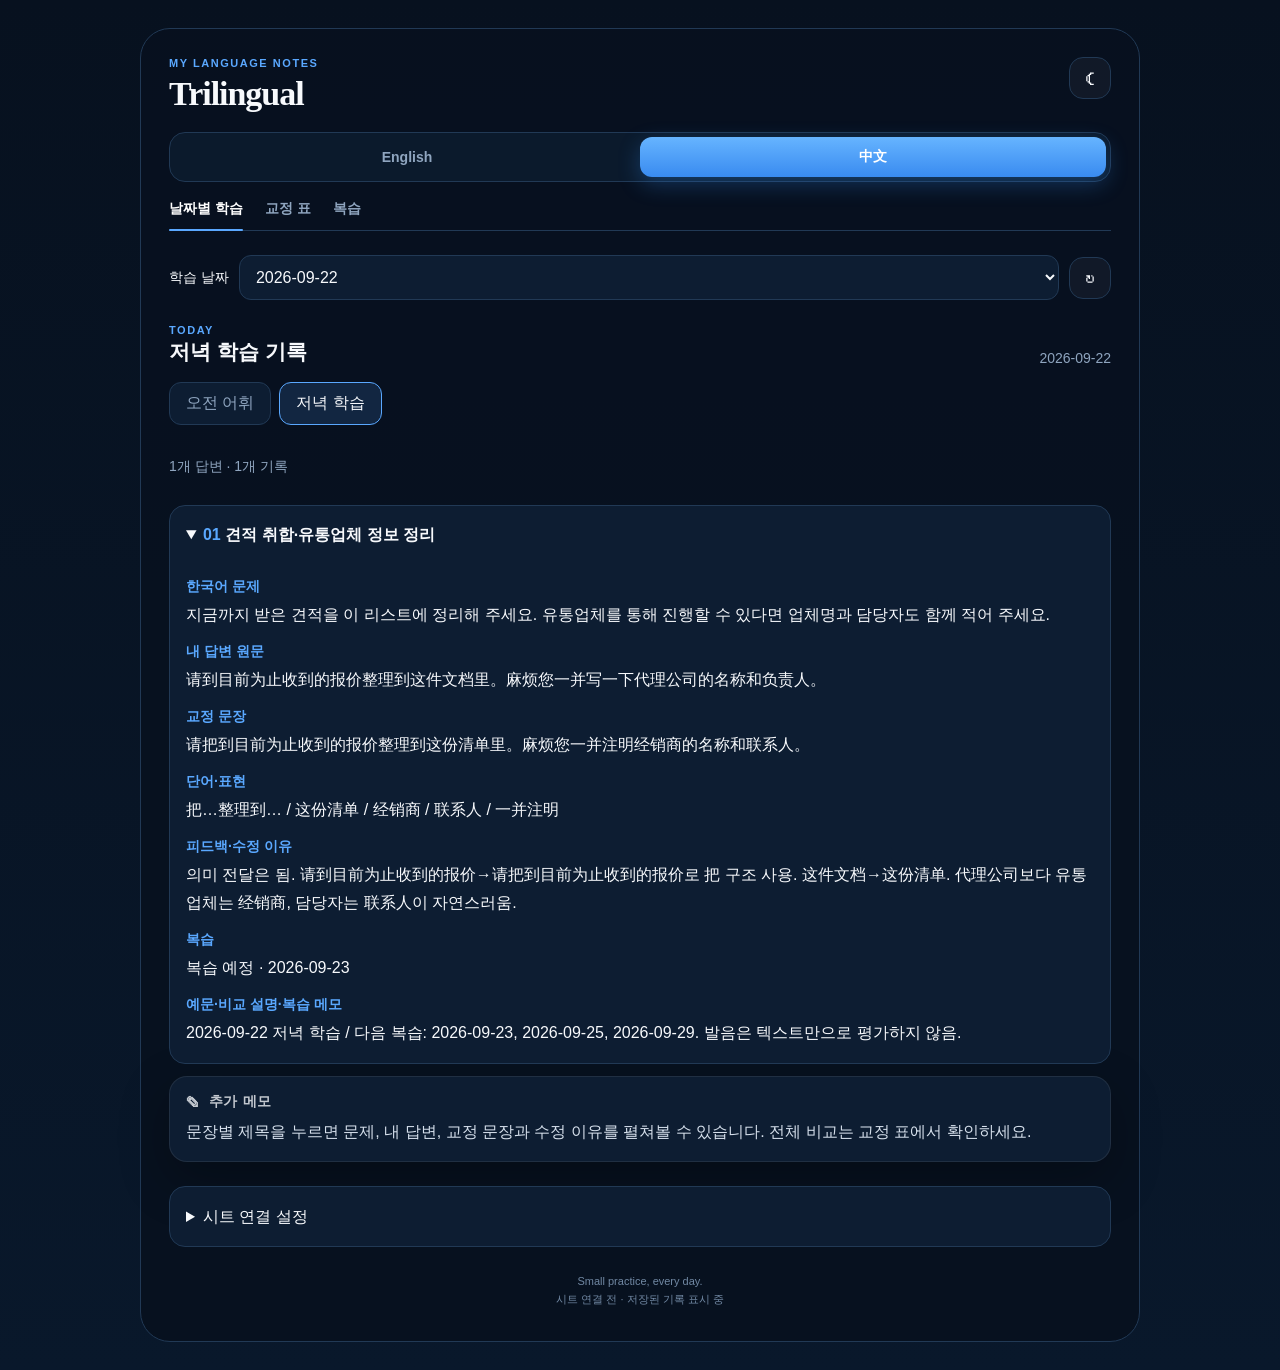
<file: index.html>
<!doctype html>
<html lang="ko">
<head>
  <meta charset="utf-8" />
  <meta name="viewport" content="width=device-width,initial-scale=1,viewport-fit=cover" />
  <meta name="theme-color" content="#07162d" />
  <meta name="apple-mobile-web-app-capable" content="yes" />
  <meta name="apple-mobile-web-app-status-bar-style" content="black-translucent" />
  <meta name="apple-mobile-web-app-title" content="Trilingual" />
  <title>Trilingual</title>
  <link rel="manifest" href="manifest.webmanifest" />
  <link rel="icon" href="icon.svg" type="image/svg+xml" />
  <link rel="apple-touch-icon" href="icon.svg" />
  <link rel="stylesheet" href="styles.css?v=20260918-feedback" />
</head>
<body>
  <main class="app-shell">
    <header class="topbar">
      <div>
        <p class="eyebrow">MY LANGUAGE NOTES</p>
        <h1>Trilingual</h1>
      </div>
      <button class="icon-button" id="themeBtn" aria-label="테마 전환">☾</button>
    </header>

    <section class="language-switch" aria-label="언어 선택">
      <button class="lang-btn active" data-lang="english">English</button>
      <button class="lang-btn" data-lang="chinese">中文</button>
    </section>

    <nav class="section-tabs" aria-label="학습 메뉴">
      <button class="section-tab active" data-section="today">날짜별 학습</button>
      <button class="section-tab" data-section="notes">교정 표</button>
      <button class="section-tab" data-section="review">복습</button>
    </nav>

    <div class="date-controls"><label for="studyDate">학습 날짜</label><select id="studyDate"></select><button id="refreshBtn" class="icon-button" aria-label="최신 저장 내용 불러오기">↻</button></div>
    <section id="today" class="panel active-panel">
      <div class="section-heading">
        <div>
          <span class="section-kicker">TODAY</span>
          <h2 id="todayTitle">날짜별 학습</h2>
        </div>
        <time id="todayDate">2026.09.10</time>
      </div>
      <div class="session-switch" aria-label="학습 구분"><button data-session="morning">오전 어휘</button><button data-session="evening" class="active">저녁 학습</button></div><div id="lessonCards" class="card-stack"></div>
      <article class="memo-card">
        <div class="card-label"><span>✎</span> 추가 메모</div>
        <p id="memoText"></p>
      </article>
    </section>

    <section id="notes" class="panel">
      <div class="section-heading"><div><span class="section-kicker">NOTES</span><h2>발화·교정 전체 표</h2></div></div>
      <div id="notesList" class="notes-list"></div>
    </section>

    <section id="review" class="panel">
      <div class="section-heading"><div><span class="section-kicker">REVIEW</span><h2>복습 큐</h2></div></div>
      <div id="reviewList" class="review-list"></div>
    </section>

    <button id="installBtn" class="install-button" hidden>홈 화면에 앱으로 설치</button>
    <details class="connection-settings"><summary>시트 연결 설정</summary>
      <p>한 번 연결하면 화면을 보는 동안 20초마다 수정 내용을 확인합니다.</p>
      <a href="connect.html">처음 연결하기 · 설정 안내</a>
      <form id="sheetConnection">
        <label for="sheetEndpoint">Google 웹 앱 주소</label><input id="sheetEndpoint" type="url" placeholder="https://script.google.com/macros/s/…/exec" required autocomplete="off">
        <label for="sheetKey">개인 연결 키</label><input id="sheetKey" type="password" autocomplete="off" placeholder="처음 연결할 때 입력">
        <button type="submit">저장하고 연결</button><button type="button" id="disconnectSheet">연결 해제</button>
      </form><p id="connectionMessage" role="status"></p>
    </details>
    <footer>
      <span>Small practice, every day.</span>
      <span id="syncStatus">저장된 학습 기록</span>
    </footer>
  </main>
  <script src="data.js?v=20260918-feedback"></script>
  <script src="app.js?v=20260918-feedback"></script>
  <script src="sync.js?v=20260918-feedback"></script>
</body>
</html>
</file>
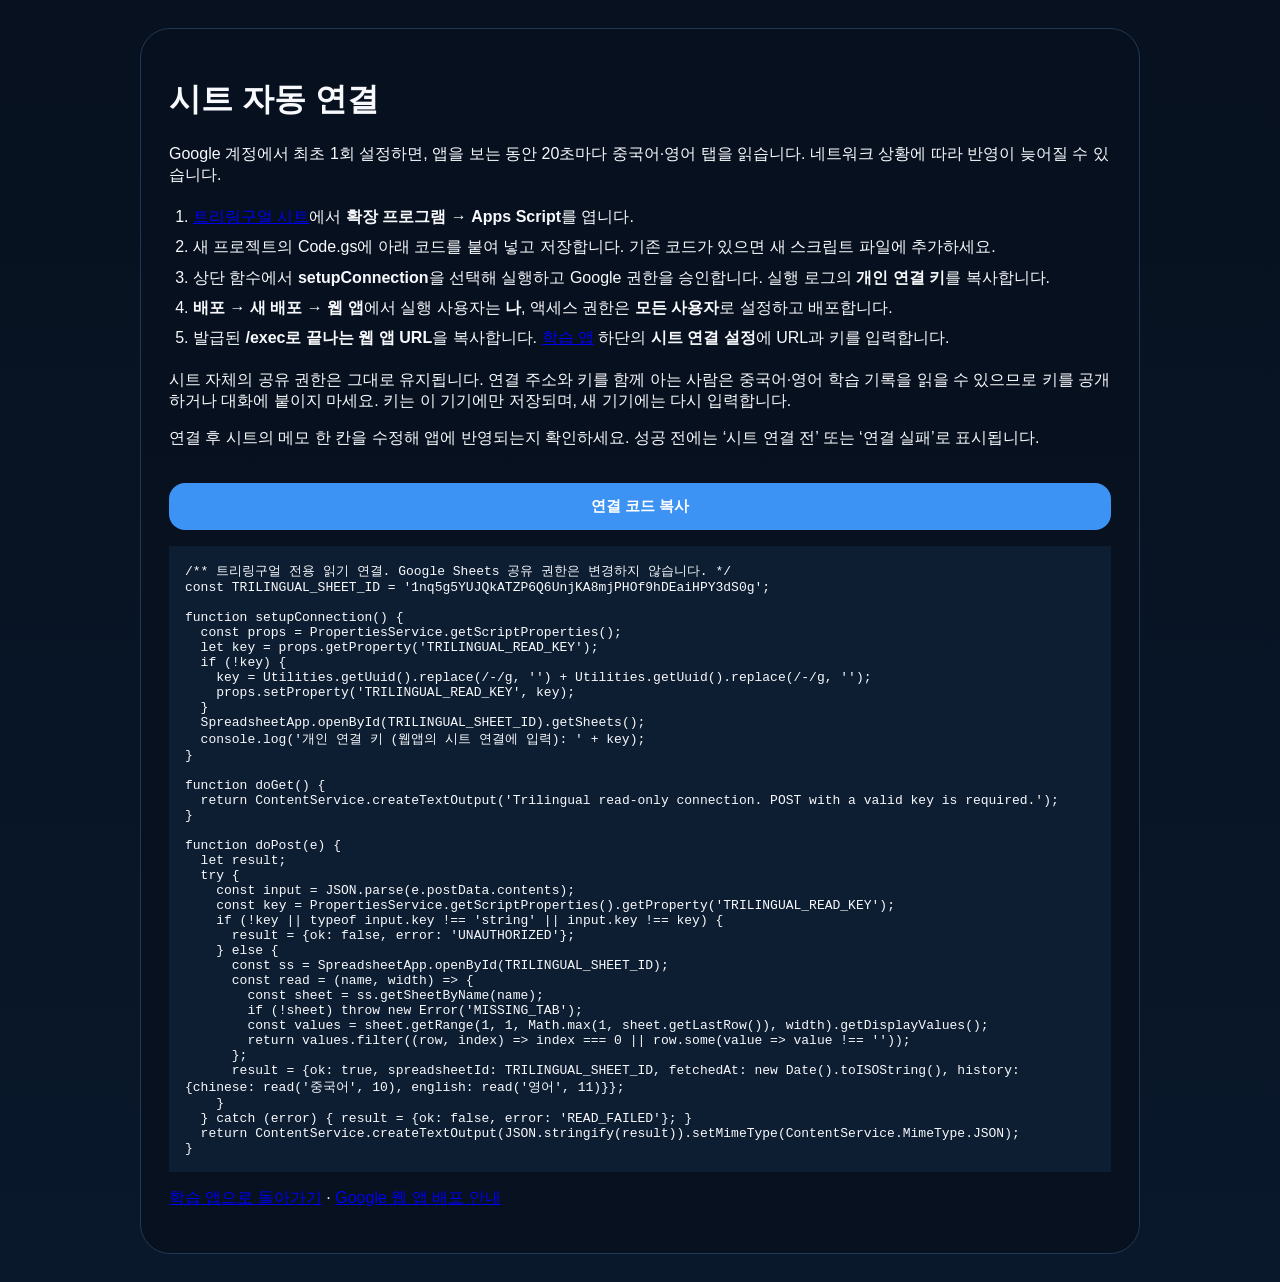
<file: connect.html>
<!doctype html><html lang="ko"><meta charset="utf-8"><meta name="viewport" content="width=device-width,initial-scale=1"><meta name="referrer" content="no-referrer"><title>트리링구얼 시트 연결</title><link rel="stylesheet" href="styles.css?v=20260911-sync5"><main class="app-shell"><h1>시트 자동 연결</h1><p>Google 계정에서 최초 1회 설정하면, 앱을 보는 동안 20초마다 중국어·영어 탭을 읽습니다. 네트워크 상황에 따라 반영이 늦어질 수 있습니다.</p><ol style="line-height:1.9;padding-left:24px"><li><a href="https://docs.google.com/spreadsheets/d/1nq5g5YUJQkATZP6Q6UnjKA8mjPHOf9hDEaiHPY3dS0g/edit">트리링구얼 시트</a>에서 <b>확장 프로그램 → Apps Script</b>를 엽니다.</li><li>새 프로젝트의 Code.gs에 아래 코드를 붙여 넣고 저장합니다. 기존 코드가 있으면 새 스크립트 파일에 추가하세요.</li><li>상단 함수에서 <b>setupConnection</b>을 선택해 실행하고 Google 권한을 승인합니다. 실행 로그의 <b>개인 연결 키</b>를 복사합니다.</li><li><b>배포 → 새 배포 → 웹 앱</b>에서 실행 사용자는 <b>나</b>, 액세스 권한은 <b>모든 사용자</b>로 설정하고 배포합니다.</li><li>발급된 <b>/exec로 끝나는 웹 앱 URL</b>을 복사합니다. <a href="./?v=20260911-sync5">학습 앱</a> 하단의 <b>시트 연결 설정</b>에 URL과 키를 입력합니다.</li></ol><p>시트 자체의 공유 권한은 그대로 유지됩니다. 연결 주소와 키를 함께 아는 사람은 중국어·영어 학습 기록을 읽을 수 있으므로 키를 공개하거나 대화에 붙이지 마세요. 키는 이 기기에만 저장되며, 새 기기에는 다시 입력합니다.</p><p>연결 후 시트의 메모 한 칸을 수정해 앱에 반영되는지 확인하세요. 성공 전에는 ‘시트 연결 전’ 또는 ‘연결 실패’로 표시됩니다.</p><button id="copy" class="install-button">연결 코드 복사</button><p id="copyStatus" role="status"></p><pre style="white-space:pre-wrap;overflow-wrap:anywhere;background:var(--surface);padding:16px;font-size:13px"><code id="code">/** 트리링구얼 전용 읽기 연결. Google Sheets 공유 권한은 변경하지 않습니다. */
const TRILINGUAL_SHEET_ID = &#x27;1nq5g5YUJQkATZP6Q6UnjKA8mjPHOf9hDEaiHPY3dS0g&#x27;;

function setupConnection() {
  const props = PropertiesService.getScriptProperties();
  let key = props.getProperty(&#x27;TRILINGUAL_READ_KEY&#x27;);
  if (!key) {
    key = Utilities.getUuid().replace(/-/g, &#x27;&#x27;) + Utilities.getUuid().replace(/-/g, &#x27;&#x27;);
    props.setProperty(&#x27;TRILINGUAL_READ_KEY&#x27;, key);
  }
  SpreadsheetApp.openById(TRILINGUAL_SHEET_ID).getSheets();
  console.log(&#x27;개인 연결 키 (웹앱의 시트 연결에 입력): &#x27; + key);
}

function doGet() {
  return ContentService.createTextOutput(&#x27;Trilingual read-only connection. POST with a valid key is required.&#x27;);
}

function doPost(e) {
  let result;
  try {
    const input = JSON.parse(e.postData.contents);
    const key = PropertiesService.getScriptProperties().getProperty(&#x27;TRILINGUAL_READ_KEY&#x27;);
    if (!key || typeof input.key !== &#x27;string&#x27; || input.key !== key) {
      result = {ok: false, error: &#x27;UNAUTHORIZED&#x27;};
    } else {
      const ss = SpreadsheetApp.openById(TRILINGUAL_SHEET_ID);
      const read = (name, width) =&gt; {
        const sheet = ss.getSheetByName(name);
        if (!sheet) throw new Error(&#x27;MISSING_TAB&#x27;);
        const values = sheet.getRange(1, 1, Math.max(1, sheet.getLastRow()), width).getDisplayValues();
        return values.filter((row, index) =&gt; index === 0 || row.some(value =&gt; value !== &#x27;&#x27;));
      };
      result = {ok: true, spreadsheetId: TRILINGUAL_SHEET_ID, fetchedAt: new Date().toISOString(), history: {chinese: read(&#x27;중국어&#x27;, 10), english: read(&#x27;영어&#x27;, 11)}};
    }
  } catch (error) { result = {ok: false, error: &#x27;READ_FAILED&#x27;}; }
  return ContentService.createTextOutput(JSON.stringify(result)).setMimeType(ContentService.MimeType.JSON);
}
</code></pre><p><a href="./?v=20260911-sync5">학습 앱으로 돌아가기</a> · <a href="https://developers.google.com/apps-script/guides/web">Google 웹 앱 배포 안내</a></p></main><script>document.getElementById('copy').onclick=async()=>{try{await navigator.clipboard.writeText(document.getElementById('code').textContent);document.getElementById('copyStatus').textContent='복사했습니다.'}catch{document.getElementById('copyStatus').textContent='아래 코드를 직접 선택해서 복사해 주세요.'}};</script></html>
</file>
<file: styles.css>
:root{--bg:#07111f;--surface:#0d1d32;--surface2:#122641;--text:#f7f9fc;--muted:#8fa5bf;--line:#213955;--blue:#5aa8ff;--mint:#bfe8d6;--pink:#f5ccd6;--amber:#f7dda1;--lav:#cfd8ff;--shadow:0 18px 50px rgba(0,0,0,.28)}
*{box-sizing:border-box}html{background:var(--bg)}body{margin:0;font-family:Inter,-apple-system,BlinkMacSystemFont,"Segoe UI",sans-serif;background:linear-gradient(180deg,#07111f 0%,#09182b 100%);color:var(--text);min-height:100vh}.app-shell{width:min(100%,480px);margin:0 auto;min-height:100vh;padding:calc(18px + env(safe-area-inset-top)) 18px calc(30px + env(safe-area-inset-bottom))}.topbar{display:flex;justify-content:space-between;align-items:flex-start;margin-bottom:20px}.eyebrow,.section-kicker{margin:0 0 6px;color:var(--blue);font-weight:700;font-size:11px;letter-spacing:.14em}.topbar h1{margin:0;font:700 34px/1.1 Georgia,serif;letter-spacing:-.03em}.icon-button{width:42px;height:42px;border-radius:14px;border:1px solid var(--line);background:rgba(255,255,255,.04);color:var(--text);font-size:20px}.language-switch{display:grid;grid-template-columns:1fr 1fr;padding:4px;background:#0b1a2c;border:1px solid var(--line);border-radius:16px;margin-bottom:18px}.lang-btn,.section-tab{border:0;background:transparent;color:var(--muted);font-weight:700}.lang-btn{padding:11px;border-radius:12px}.lang-btn.active{background:linear-gradient(180deg,#66b4ff,#398bf0);color:#fff;box-shadow:0 7px 22px rgba(50,138,240,.3)}.section-tabs{display:flex;gap:22px;border-bottom:1px solid var(--line);margin-bottom:24px}.section-tab{padding:0 0 12px;position:relative}.section-tab.active{color:#fff}.section-tab.active:after{content:"";position:absolute;left:0;right:0;bottom:-1px;height:2px;background:var(--blue);border-radius:2px}.panel{display:none}.panel.active-panel{display:block}.section-heading{display:flex;justify-content:space-between;align-items:end;margin-bottom:14px}.section-heading h2{margin:0;font-size:21px}.section-heading time{color:var(--muted);font-size:13px}.card-stack{display:grid;gap:12px}.lesson-card,.memo-card,.note-item,.review-item,.vocab-row{border:1px solid rgba(255,255,255,.08);border-radius:18px;box-shadow:var(--shadow)}.lesson-card{padding:16px;color:#152236}.lesson-card.pattern{background:var(--mint)}.lesson-card.words{background:var(--pink)}.lesson-card.pronunciation{background:var(--amber)}.lesson-card.correction{background:var(--lav)}.card-label{display:flex;align-items:center;gap:8px;font-size:12px;font-weight:800;text-transform:uppercase;letter-spacing:.05em;opacity:.78;margin-bottom:8px}.lesson-card h3{font-size:17px;line-height:1.45;margin:0 0 5px}.lesson-card p{margin:0;font-size:14px;line-height:1.55}.lesson-card .sub{margin-top:5px;opacity:.72}.memo-card{background:var(--surface);padding:16px;margin-top:12px}.memo-card p{margin:0;color:#d6e0ec;line-height:1.65;font-size:14px}.notes-list,.review-list,.vocab-table{display:grid;gap:10px}.note-item,.review-item{padding:15px;background:var(--surface)}.note-item strong,.review-item strong{display:block;margin-bottom:4px}.note-item span,.review-item span{color:var(--muted);font-size:13px;line-height:1.5}.review-item{display:flex;justify-content:space-between;gap:12px;align-items:center}.review-badge{font-size:11px;padding:6px 9px;border-radius:999px;background:#183555;color:#9bc7ff;white-space:nowrap}.vocab-section{margin-top:22px}.vocab-heading{margin-top:6px}.vocab-row{background:var(--surface);padding:15px;display:grid;gap:10px}.vocab-word{font-size:17px;font-weight:800;color:#fff;line-height:1.45}.vocab-row strong{display:block;color:#9bc7ff;font-size:11px;letter-spacing:.02em;margin-bottom:3px}.vocab-row span{display:block;color:#d6e0ec;font-size:13px;line-height:1.55}.install-button{width:100%;margin-top:18px;border:0;border-radius:16px;padding:14px;background:#3d93f3;color:white;font-size:15px;font-weight:800}footer{display:flex;flex-direction:column;gap:5px;text-align:center;color:#7188a3;font-size:11px;margin-top:28px;padding-bottom:6px}body.light{--bg:#f4f7fb;--surface:#fff;--surface2:#edf3f9;--text:#10233b;--muted:#6c8198;--line:#dbe4ee;background:#f4f7fb}body.light .language-switch{background:#e9eff6}body.light .section-tab.active{color:#10233b}body.light .memo-card p{color:#36506d}body.light .icon-button{background:#fff}body.light .vocab-word{color:#10233b}body.light .vocab-row span{color:#36506d}@media(min-width:700px){body{padding:28px 0}.app-shell{min-height:auto;border:1px solid var(--line);border-radius:30px;background:rgba(7,17,31,.92)}}
/* Date-based learning records */
.date-controls{display:flex;gap:10px;align-items:center;margin:0 0 20px;flex-wrap:wrap}
.date-controls label{font-size:14px}.date-controls select{flex:1;min-width:140px;padding:12px;background:var(--surface);color:var(--text);border:1px solid var(--line);border-radius:12px;font:inherit}
.session-switch{display:flex;gap:8px;margin:16px 0}.session-switch button{padding:10px 16px;border:1px solid var(--line);border-radius:12px;background:var(--surface);color:var(--muted);font:inherit}
.session-switch button.active{background:var(--surface2);color:var(--text);border-color:var(--blue)}
.record-card{background:var(--surface);border:1px solid var(--line);border-radius:16px;overflow:hidden}
.record-card summary{padding:16px;cursor:pointer;font-size:16px;line-height:1.6;font-weight:700}
.record-card summary span{color:var(--blue)}.record-body{padding:0 16px 16px}
.record-field{margin-top:14px;min-width:0}.record-field strong{display:block;font-size:14px;color:var(--blue);margin-bottom:5px}
.record-field p{margin:0;font-size:16px;line-height:1.75;white-space:pre-wrap;overflow-wrap:anywhere}
.table-scroll{overflow-x:auto;max-width:100%;border:1px solid var(--line);border-radius:12px;-webkit-overflow-scrolling:touch}
.study-table{border-collapse:collapse;min-width:850px;width:100%;background:var(--surface);font-size:16px;line-height:1.7}
.study-table th,.study-table td{padding:14px;vertical-align:top;text-align:left;border-bottom:1px solid var(--line);white-space:pre-wrap;overflow-wrap:anywhere;min-width:180px}
.study-table thead th{background:var(--surface2);color:var(--text);font-size:14px}
.study-table tbody th{font-weight:600}.correction-table{min-width:1350px;table-layout:fixed}.correction-table td,.correction-table th{width:270px}
.subtle,.empty-state{color:var(--muted);font-size:14px;line-height:1.7}.empty-state{padding:24px 12px}
button,select{font-size:14px}button:focus-visible,select:focus-visible,summary:focus-visible,.table-scroll:focus-visible{outline:3px solid var(--blue);outline-offset:3px}
.lesson-card p,.memo-card p{font-size:16px}.card-label,.note-item span,.review-item span{font-size:14px}.section-heading time{font-size:14px}
body.light .app-shell{background:#f4f7fb}body.light .note-item{color:var(--text)}
@media(min-width:700px){.app-shell{width:min(100% - 40px,1000px);padding:28px}.card-stack{grid-template-columns:minmax(0,1fr)}}

.connection-settings{margin-top:24px;padding:16px;border:1px solid var(--line);border-radius:16px;background:var(--surface);line-height:1.7}.connection-settings summary{cursor:pointer}.connection-settings a{color:var(--blue)}.connection-settings form{display:grid;gap:10px;margin-top:16px}.connection-settings input,.connection-settings button{padding:12px;border:1px solid var(--line);border-radius:10px;background:var(--surface2);color:var(--text);font:inherit;min-width:0;width:100%}.connection-settings p{font-size:14px;color:var(--muted)}
</file>
